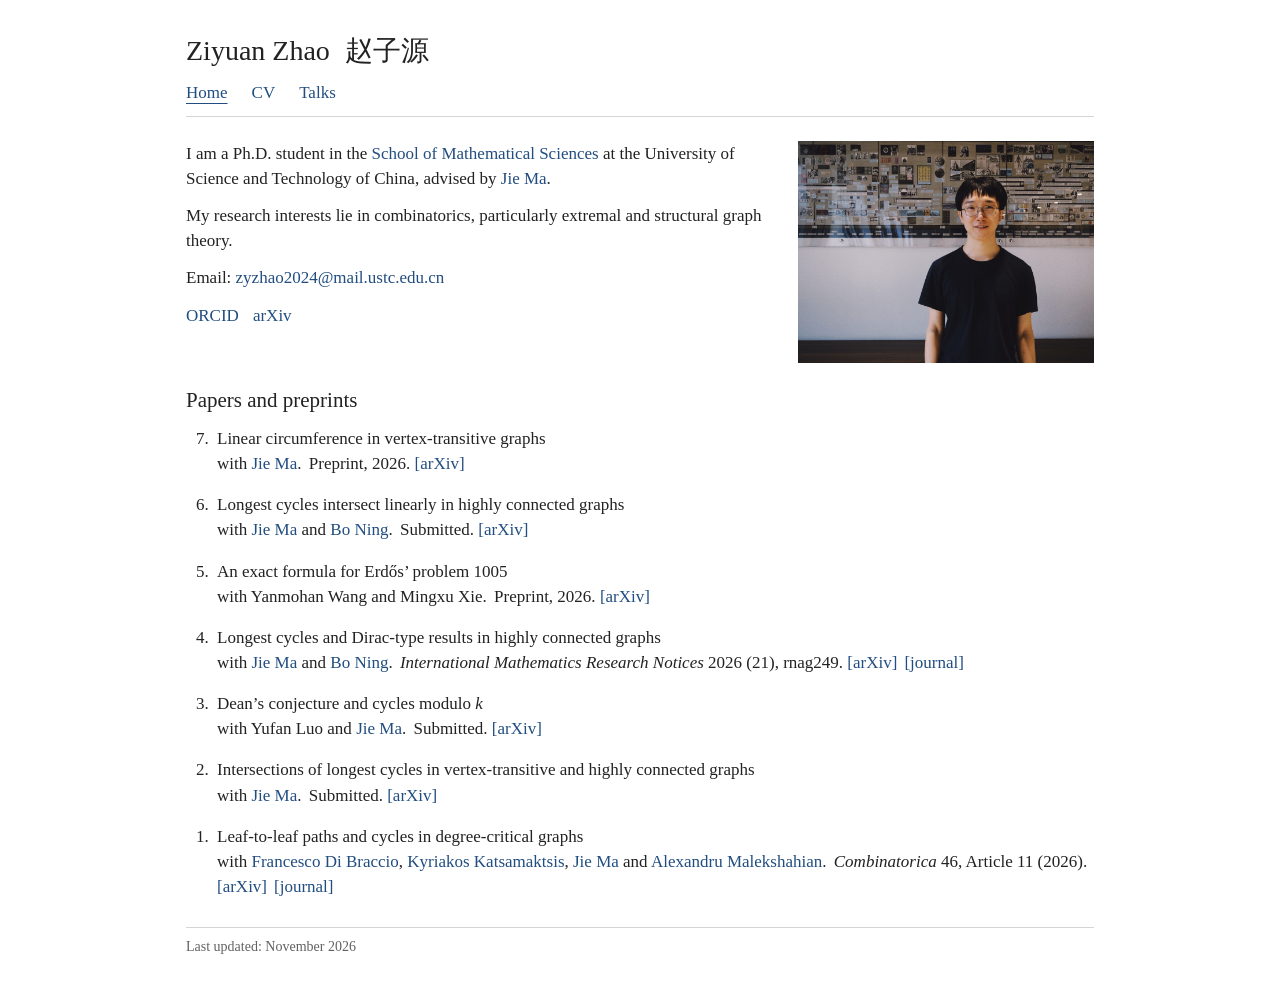
<file: index.html>
<!doctype html>
<html lang="en">
<head>
  <meta charset="utf-8">
  <meta name="viewport" content="width=device-width, initial-scale=1">
  <meta name="author" content="Ziyuan Zhao">
  <meta name="description" content="Ziyuan Zhao, a Ph.D. student in graph theory and combinatorics at the University of Science and Technology of China. Papers and contact information.">
  <title>Ziyuan Zhao (赵子源) | Combinatorics | USTC</title>
  <link rel="canonical" href="https://ziyuanzhao-home.github.io/">
  <link rel="stylesheet" href="assets/style.css">
  <link rel="icon" type="image/svg+xml" href="data:image/svg+xml,%3Csvg xmlns='http://www.w3.org/2000/svg' viewBox='0 0 32 32'%3E%3Crect width='32' height='32' fill='white'/%3E%3Ctext x='16' y='25' text-anchor='middle' font-family='Georgia,serif' font-size='28' fill='%23214d80'%3EZ%3C/text%3E%3C/svg%3E">
</head>
<body>
  <a class="skip-link" href="#main">Skip to content</a>
  <header>
    <h1 class="site-name">Ziyuan Zhao <span class="chinese-name" lang="zh-CN">赵子源</span></h1>
    <nav aria-label="Main navigation">
      <a href="index.html" aria-current="page">Home</a>
      <a href="cv.html">CV</a>
      <a href="talks.html">Talks</a>
    </nav>
  </header>
  <main id="main">
    <div class="introduction">
      <div>
        <p>I am a Ph.D. student in the <a href="https://math.ustc.edu.cn/">School of Mathematical Sciences</a> at the University of Science and Technology of China, advised by <a href="https://staff.ustc.edu.cn/~jiema/">Jie Ma</a>.</p>
        <p>My research interests lie in combinatorics, particularly extremal and structural graph theory.</p>
        <p>Email: <a class="email" href="mailto:zyzhao2024@mail.ustc.edu.cn">zyzhao2024@mail.ustc.edu.cn</a></p>
        <p class="profile-links"><a href="https://orcid.org/0009-0004-1501-7507">ORCID</a><a href="https://arxiv.org/search/?query=Ziyuan+Zhao&amp;searchtype=author&amp;abstracts=show&amp;order=-announced_date_first&amp;size=50">arXiv</a></p>
      </div>
      <img class="portrait" src="assets/ziyuan-zhao.jpg" width="2048" height="1536" alt="Ziyuan Zhao standing in front of an exhibit on the history of mathematics">
    </div>
    <section aria-labelledby="papers-title">
      <h2 id="papers-title">Papers and preprints</h2>
      <ol class="papers" reversed>
        <li>
          <span class="paper-title">Linear circumference in vertex-transitive graphs</span>
          <span class="paper-details">with <a href="https://staff.ustc.edu.cn/~jiema/">Jie Ma</a>.</span>
          <span class="paper-source">Preprint, 2026. <span class="paper-links"><a href="https://arxiv.org/abs/2610.02053">[arXiv]</a></span></span>
        </li>
        <li>
          <span class="paper-title">Longest cycles intersect linearly in highly connected graphs</span>
          <span class="paper-details">with <a href="https://staff.ustc.edu.cn/~jiema/">Jie Ma</a> and <a href="https://cyber.nankai.edu.cn/2021/0323/c37289a575906/page.htm">Bo Ning</a>.</span>
          <span class="paper-source">Submitted. <span class="paper-links"><a href="https://arxiv.org/abs/2609.20724">[arXiv]</a></span></span>
        </li>
        <li>
          <span class="paper-title">An exact formula for Erdős’ problem 1005</span>
          <span class="paper-details">with Yanmohan Wang and Mingxu Xie.</span>
          <span class="paper-source">Preprint, 2026. <span class="paper-links"><a href="https://arxiv.org/abs/2608.15681">[arXiv]</a></span></span>
        </li>
        <li>
          <span class="paper-title">Longest cycles and Dirac-type results in highly connected graphs</span>
          <span class="paper-details">with <a href="https://staff.ustc.edu.cn/~jiema/">Jie Ma</a> and <a href="https://cyber.nankai.edu.cn/2021/0323/c37289a575906/page.htm">Bo Ning</a>.</span>
          <span class="paper-source"><em>International Mathematics Research Notices</em> 2026 (21), rnag249. <span class="paper-links"><a href="https://arxiv.org/abs/2606.03696">[arXiv]</a><a href="https://doi.org/10.1093/imrn/rnag249">[journal]</a></span></span>
        </li>
        <li>
          <span class="paper-title">Dean’s conjecture and cycles modulo <i>k</i></span>
          <span class="paper-details">with Yufan Luo and <a href="https://staff.ustc.edu.cn/~jiema/">Jie Ma</a>.</span>
          <span class="paper-source">Submitted. <span class="paper-links"><a href="https://arxiv.org/abs/2601.13552">[arXiv]</a></span></span>
        </li>
        <li>
          <span class="paper-title">Intersections of longest cycles in vertex-transitive and highly connected graphs</span>
          <span class="paper-details">with <a href="https://staff.ustc.edu.cn/~jiema/">Jie Ma</a>.</span>
          <span class="paper-source">Submitted. <span class="paper-links"><a href="https://arxiv.org/abs/2508.17438">[arXiv]</a></span></span>
        </li>
        <li>
          <span class="paper-title">Leaf-to-leaf paths and cycles in degree-critical graphs</span>
          <span class="paper-details">with <a href="https://sites.google.com/view/francescodibraccio/">Francesco Di Braccio</a>, <a href="https://kyriakosk.github.io/">Kyriakos Katsamaktsis</a>, <a href="https://staff.ustc.edu.cn/~jiema/">Jie Ma</a> and <a href="https://sites.google.com/view/alexmalekshahian/home">Alexandru Malekshahian</a>.</span>
          <span class="paper-source"><em>Combinatorica</em> 46, Article 11 (2026). <span class="paper-links"><a href="https://arxiv.org/abs/2504.11656">[arXiv]</a><a href="https://doi.org/10.1007/s00493-026-00205-2">[journal]</a></span></span>
        </li>
      </ol>
    </section>
  </main>
  <footer>Last updated: November 2026</footer>
</body>
</html>
</file>
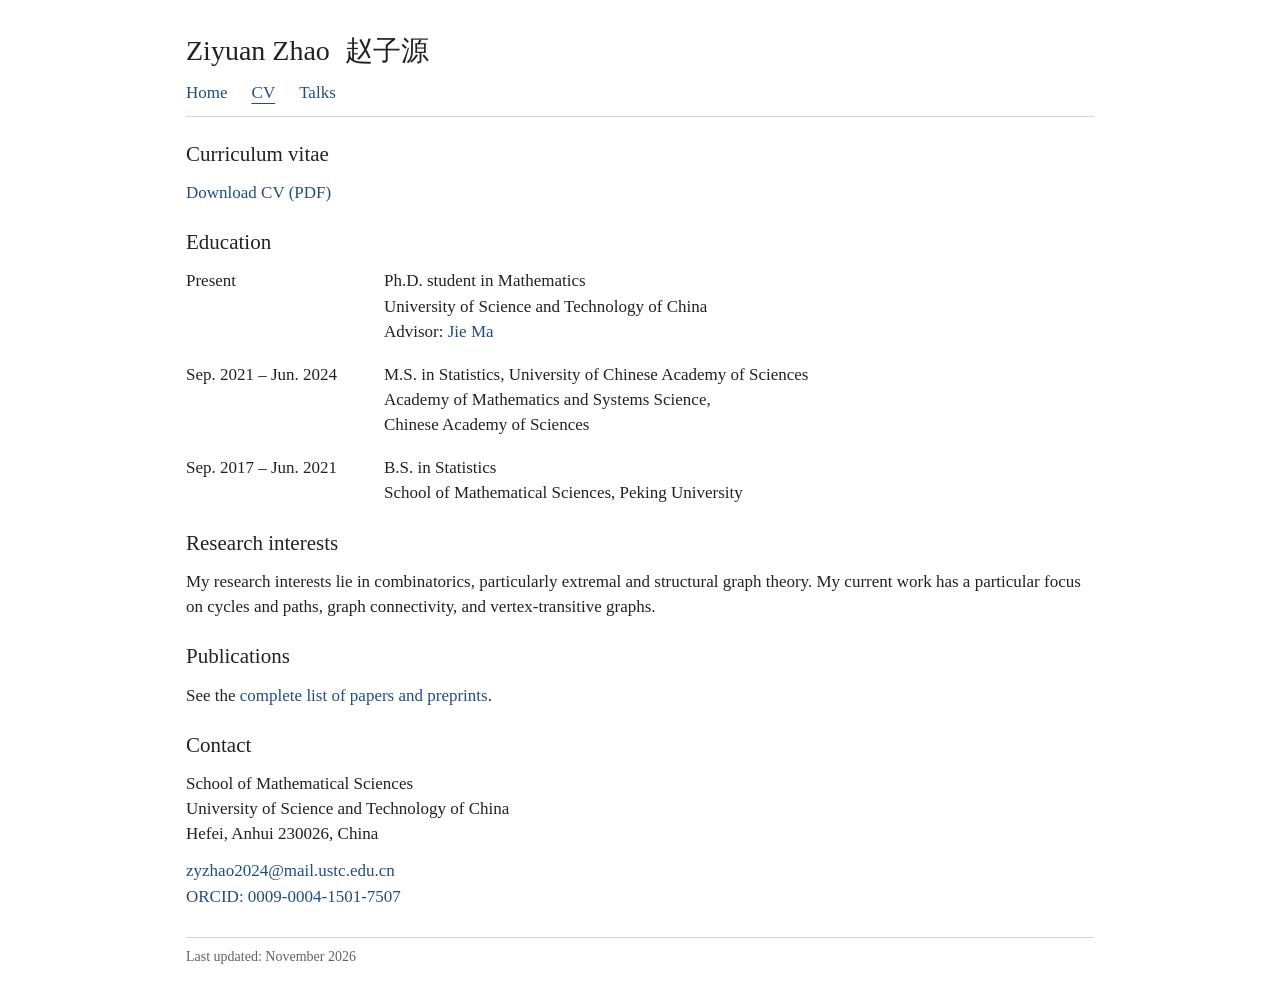
<file: cv.html>
<!doctype html>
<html lang="en">
<head>
  <meta charset="utf-8">
  <meta name="viewport" content="width=device-width, initial-scale=1">
  <meta name="author" content="Ziyuan Zhao">
  <meta name="description" content="Academic background and research interests of Ziyuan Zhao, USTC.">
  <title>Curriculum vitae | Ziyuan Zhao</title>
  <link rel="canonical" href="https://ziyuanzhao-home.github.io/cv.html">
  <link rel="stylesheet" href="assets/style.css">
  <link rel="icon" type="image/svg+xml" href="data:image/svg+xml,%3Csvg xmlns='http://www.w3.org/2000/svg' viewBox='0 0 32 32'%3E%3Crect width='32' height='32' fill='white'/%3E%3Ctext x='16' y='25' text-anchor='middle' font-family='Georgia,serif' font-size='28' fill='%23214d80'%3EZ%3C/text%3E%3C/svg%3E">
</head>
<body>
  <a class="skip-link" href="#main">Skip to content</a>
  <header>
    <p class="site-name"><a href="index.html">Ziyuan Zhao <span class="chinese-name" lang="zh-CN">赵子源</span></a></p>
    <nav aria-label="Main navigation">
      <a href="index.html">Home</a>
      <a href="cv.html" aria-current="page">CV</a>
      <a href="talks.html">Talks</a>
    </nav>
  </header>
  <main id="main">
    <h1 class="page-title">Curriculum vitae</h1>
    <p><a href="cv/Ziyuan_Zhao_CV_v16_20261127T064807Z.pdf" type="application/pdf">Download CV (PDF)</a></p>
    <section class="cv-block" aria-labelledby="education-title">
      <h2 id="education-title">Education</h2>
      <dl class="education">
        <div class="education-entry">
          <dt>Present</dt>
          <dd>Ph.D. student in Mathematics<br>
          University of Science and Technology of China<br>
          Advisor: <a href="https://staff.ustc.edu.cn/~jiema/">Jie Ma</a></dd>
        </div>
        <div class="education-entry">
          <dt>Sep. 2021 – Jun. 2024</dt>
          <dd>M.S. in Statistics, University of Chinese Academy of Sciences<br>
          Academy of Mathematics and Systems Science,<br>
          Chinese Academy of Sciences</dd>
        </div>
        <div class="education-entry">
          <dt>Sep. 2017 – Jun. 2021</dt>
          <dd>B.S. in Statistics<br>
          School of Mathematical Sciences, Peking University</dd>
        </div>
      </dl>
    </section>
    <section class="cv-block" aria-labelledby="research-title">
      <h2 id="research-title">Research interests</h2>
      <p>My research interests lie in combinatorics, particularly extremal and structural graph theory. My current work has a particular focus on cycles and paths, graph connectivity, and vertex-transitive graphs.</p>
    </section>
    <section class="cv-block" aria-labelledby="publications-title">
      <h2 id="publications-title">Publications</h2>
      <p>See the <a href="index.html#papers-title">complete list of papers and preprints</a>.</p>
    </section>
    <section class="cv-block" aria-labelledby="contact-title">
      <h2 id="contact-title">Contact</h2>
      <p>School of Mathematical Sciences<br>
      University of Science and Technology of China<br>
      Hefei, Anhui 230026, China</p>
      <p><a class="email" href="mailto:zyzhao2024@mail.ustc.edu.cn">zyzhao2024@mail.ustc.edu.cn</a><br>
      <a href="https://orcid.org/0009-0004-1501-7507">ORCID: 0009-0004-1501-7507</a></p>
    </section>
  </main>
  <footer>Last updated: November 2026</footer>
</body>
</html>
</file>
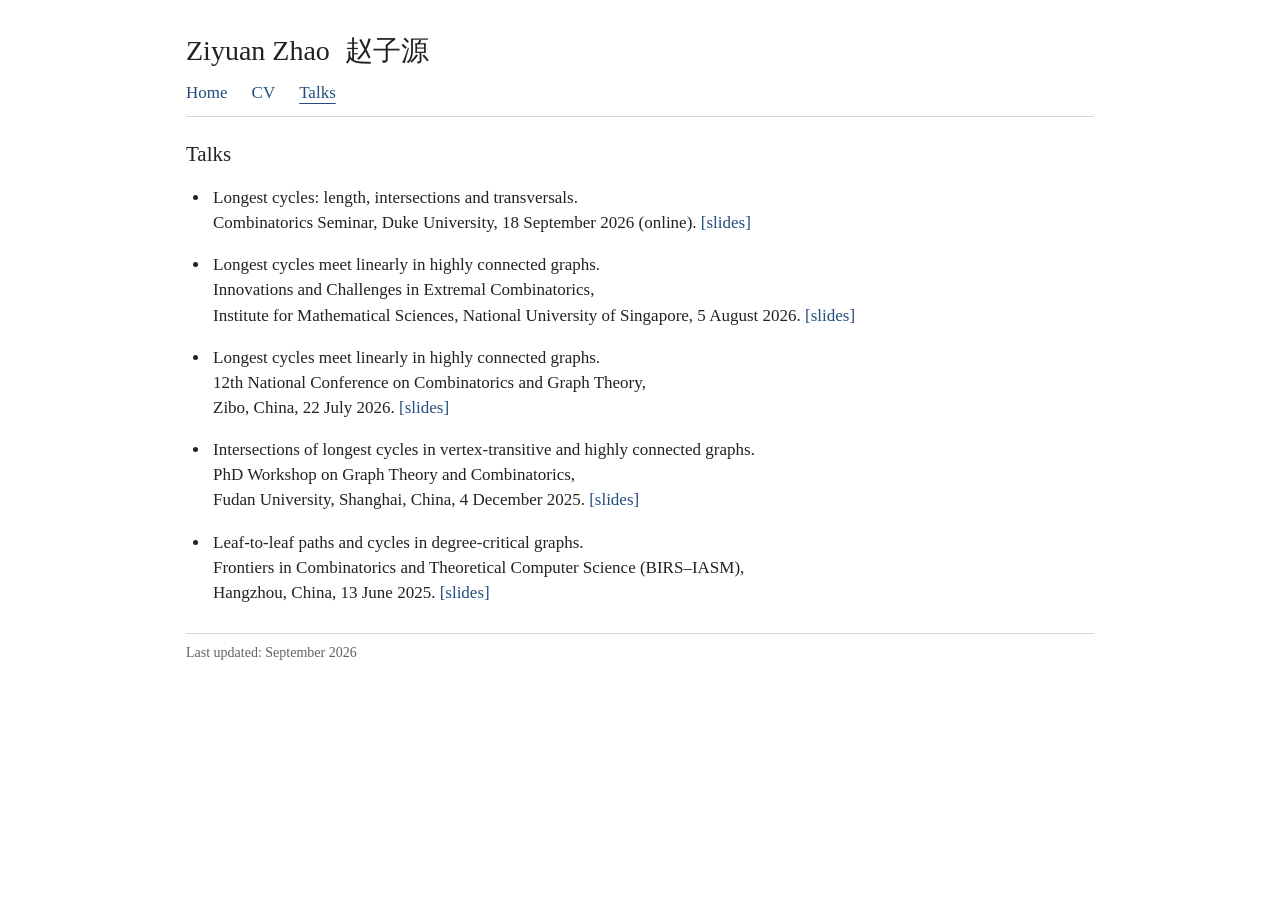
<file: talks.html>
<!doctype html>
<html lang="en">
<head>
  <meta charset="utf-8">
  <meta name="viewport" content="width=device-width, initial-scale=1">
  <meta name="author" content="Ziyuan Zhao">
  <meta name="description" content="Talks and slides by Ziyuan Zhao in graph theory and combinatorics.">
  <title>Talks | Ziyuan Zhao</title>
  <link rel="canonical" href="https://ziyuanzhao-home.github.io/talks.html">
  <link rel="stylesheet" href="assets/style.css">
  <link rel="icon" type="image/svg+xml" href="data:image/svg+xml,%3Csvg xmlns='http://www.w3.org/2000/svg' viewBox='0 0 32 32'%3E%3Crect width='32' height='32' fill='white'/%3E%3Ctext x='16' y='25' text-anchor='middle' font-family='Georgia,serif' font-size='28' fill='%23214d80'%3EZ%3C/text%3E%3C/svg%3E">
</head>
<body>
  <a class="skip-link" href="#main">Skip to content</a>
  <header>
    <p class="site-name"><a href="index.html">Ziyuan Zhao <span class="chinese-name" lang="zh-CN">赵子源</span></a></p>
    <nav aria-label="Main navigation">
      <a href="index.html">Home</a>
      <a href="cv.html">CV</a>
      <a href="talks.html" aria-current="page">Talks</a>
    </nav>
  </header>
  <main id="main">
    <h1 class="page-title">Talks</h1>
    <ul class="talks">
      <li>
        Longest cycles: length, intersections and transversals.<br>
        Combinatorics Seminar, Duke University, 18 September 2026 (online).
        <a href="slides/duke_2026-09-18_slides_v07_20260922T083837Z.pdf" type="application/pdf" aria-label="Slides for the Duke seminar on 18 September 2026">[slides]</a>
      </li>
      <li>
        Longest cycles meet linearly in highly connected graphs.<br>
        Innovations and Challenges in Extremal Combinatorics,<br>
        Institute for Mathematical Sciences, National University of Singapore, 5 August 2026.
        <a href="slides/nus_2026-08-05_slides_v07_20260922T083837Z.pdf" type="application/pdf" aria-label="Slides for the NUS workshop on 5 August 2026">[slides]</a>
      </li>
      <li>
        Longest cycles meet linearly in highly connected graphs.<br>
        12th National Conference on Combinatorics and Graph Theory,<br>
        Zibo, China, 22 July 2026.
        <a href="slides/zibo_2026-07-22_slides_v07_20260922T083837Z.pdf" type="application/pdf" aria-label="Slides for the national conference in Zibo on 22 July 2026">[slides]</a>
      </li>
      <li>
        Intersections of longest cycles in vertex-transitive and highly connected graphs.<br>
        PhD Workshop on Graph Theory and Combinatorics,<br>
        Fudan University, Shanghai, China, 4 December 2025.
        <a href="slides/fudan_2025-12-04_slides_v07_20260922T083837Z.pdf" type="application/pdf" aria-label="Slides for the Fudan workshop on 4 December 2025">[slides]</a>
      </li>
      <li>
        Leaf-to-leaf paths and cycles in degree-critical graphs.<br>
        Frontiers in Combinatorics and Theoretical Computer Science (BIRS–IASM),<br>
        Hangzhou, China, 13 June 2025.
        <a href="slides/hangzhou_2025-06-13_slides_v08_20260922T121106Z.pdf" type="application/pdf" aria-label="Slides for the Hangzhou workshop on 13 June 2025">[slides]</a>
      </li>
    </ul>
  </main>
  <footer>Last updated: September 2026</footer>
</body>
</html>
</file>
<file: assets/style.css>
:root {
  color-scheme: light;
  --text: #222;
  --link: #214d80;
  --muted: #626262;
  --rule: #d5d5d5;
}

* { box-sizing: border-box; }
html { font-size: 100%; }
body {
  max-width: 960px;
  margin: 30px auto 40px;
  padding: 0 26px;
  background: #fff;
  color: var(--text);
  font-family: Georgia, "Times New Roman", "Noto Serif CJK SC", serif;
  font-size: 17px;
  line-height: 1.48;
}
a { color: var(--link); text-decoration: none; }
a:hover { text-decoration: underline; }
a:focus-visible { outline: 2px solid var(--link); outline-offset: 3px; }
p { margin: 0 0 12px; }
.site-name { margin: 0 0 9px; font-size: 28px; font-weight: 400; }
.site-name a { color: inherit; }
.chinese-name { margin-left: 8px; white-space: nowrap; }
nav { display: flex; flex-wrap: wrap; gap: 24px; border-bottom: 1px solid var(--rule); padding-bottom: 10px; margin-bottom: 24px; }
nav a[aria-current="page"] { text-decoration: underline; text-underline-offset: 5px; }
h1.page-title, h2 { margin: 24px 0 12px; font-size: 21px; font-weight: 400; line-height: 1.3; }
h1.page-title { margin-top: 0; }
h3 { font-size: 17px; font-weight: 400; margin: 22px 0 7px; }
.introduction { display: grid; grid-template-columns: minmax(0, 1fr) 296px; gap: 32px; align-items: start; }
.portrait { display: block; width: 100%; height: auto; }
.profile-links { margin-top: 13px; }
.profile-links a + a { margin-left: 14px; }
.papers { margin: 0; padding-left: 27px; }
.papers li { padding-left: 4px; margin: 0 0 16px; }
.paper-title { display: block; }
.paper-details, .paper-source { display: inline; }
.paper-source { margin-left: 3px; }
.paper-links { white-space: nowrap; }
.paper-links a + a { margin-left: 7px; }
.talks { padding-left: 24px; }
.talks li { padding-left: 3px; margin-bottom: 17px; }
.cv-block { margin-bottom: 23px; }
.education { margin: 0; }
.education-entry { display: grid; grid-template-columns: 180px minmax(0, 1fr); gap: 18px; margin-bottom: 18px; }
.education-entry dd { margin: 0; }
.email { overflow-wrap: anywhere; }
footer { margin-top: 28px; border-top: 1px solid var(--rule); padding-top: 9px; color: var(--muted); font-size: 14px; }
.skip-link { position: absolute; left: -10000px; }
.skip-link:focus { left: 20px; top: 8px; background: white; padding: 5px; }
@media (max-width: 680px) {
  body { margin-top: 20px; padding: 0 20px; }
  .site-name { font-size: 26px; }
  .introduction { display: flex; flex-direction: column; gap: 16px; }
  .portrait { width: min(100%, 296px); }
  nav { margin-bottom: 20px; }
  .papers { padding-left: 23px; }
  .education-entry { grid-template-columns: minmax(0, 1fr); gap: 3px; }
}
@media print {
  body { max-width: none; margin: 0; padding: 0; font-size: 11pt; }
  nav, .skip-link, footer { display: none; }
  a { color: inherit; }
  .site-name { font-size: 20pt; margin-bottom: 20px; }
  .introduction { grid-template-columns: minmax(0, 1fr) 190px; gap: 24px; }
  h1.page-title, h2 { break-after: avoid; }
  li, .cv-block { break-inside: avoid; }
}
</file>
